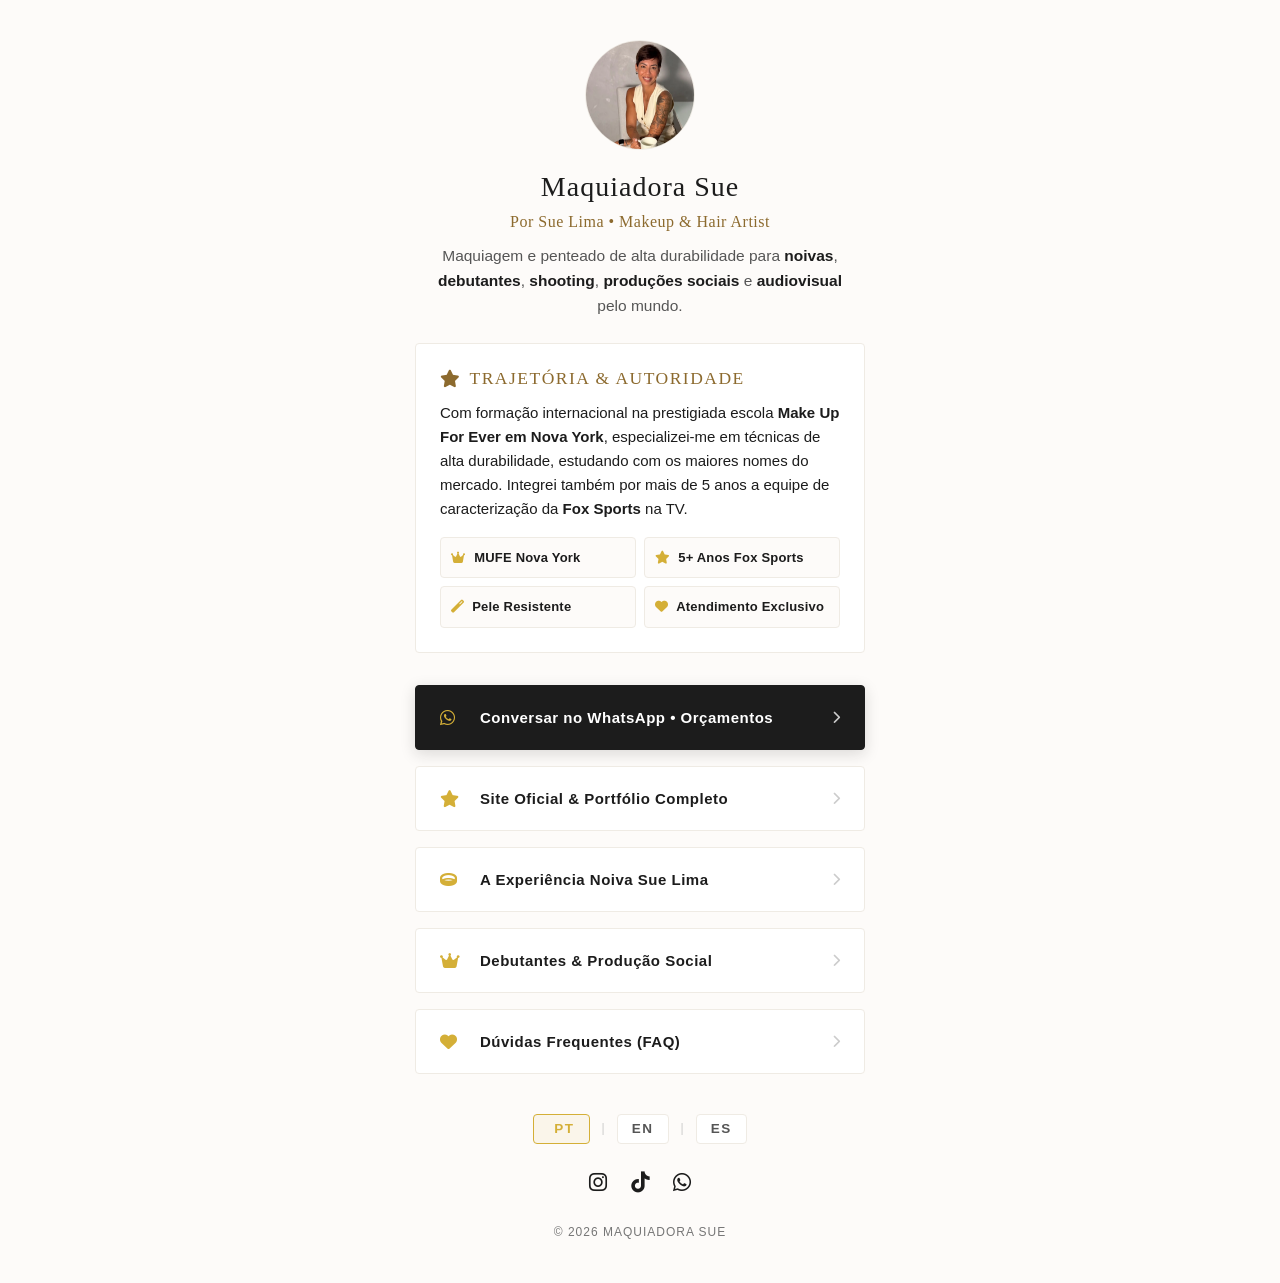
<file: biosite.html>
<!DOCTYPE html>
<html lang="pt-BR">
<head>
  <meta charset="UTF-8">
  <meta name="viewport" content="width=device-width, initial-scale=1.0">
  <meta name="description" content="Maquiadora Sue - Link na Bio. Alta Maquiagem & Penteado para Noivas, Debutantes e Grandes Ocasiões. Agende seu horário via WhatsApp.">
  <meta name="author" content="Márcio (com colaboração de Antigravity)">
  <meta name="theme-color" content="#FDFBF9">
  <!-- Security Headers — hardened (see _headers / vercel.json for HTTP delivery) -->
  <meta http-equiv="Content-Security-Policy" content="default-src 'self'; style-src 'self' 'unsafe-inline' https://fonts.googleapis.com; font-src 'self' data: https://fonts.gstatic.com; img-src 'self' data: https://www.maquiadorasue.com; script-src 'self'; connect-src 'self'; object-src 'none'; base-uri 'self'; frame-ancestors 'self'; form-action 'self' https://wa.me https://api.whatsapp.com; upgrade-insecure-requests">
  <meta http-equiv="X-Content-Type-Options" content="nosniff">
  <meta http-equiv="Referrer-Policy" content="strict-origin-when-cross-origin">
  <title>Maquiadora Sue | Link na Bio</title>

  <!-- Canonical -->
  <link rel="canonical" href="https://www.maquiadorasue.com/">

  <!-- Open Graph -->
  <meta property="og:type" content="website">
  <meta property="og:title" content="Maquiadora Sue | Link na Bio">
  <meta property="og:description" content="Alta Maquiagem & Penteado para Noivas, Debutantes e Grandes Ocasiões. Agende seu horário.">
  <meta property="og:image" content="https://www.maquiadorasue.com/Nova_Foto_Perfil.webp">
  <meta property="og:url" content="https://www.maquiadorasue.com/biosite.html">
  <meta property="og:locale" content="pt_BR">
  <meta name="twitter:card" content="summary">
  <meta name="twitter:title" content="Maquiadora Sue | Link na Bio">
  <meta name="twitter:description" content="Alta Maquiagem & Penteado para Noivas, Debutantes e Grandes Ocasiões.">
  <meta name="twitter:image" content="https://www.maquiadorasue.com/Nova_Foto_Perfil.webp">

  <!-- Preconnect & Fonts -->
  <link rel="preconnect" href="https://fonts.googleapis.com">
  <link rel="preconnect" href="https://fonts.gstatic.com" crossorigin>
  <link rel="preload" as="style" href="https://fonts.googleapis.com/css2?family=Lato:wght@300;400;600;700&family=Playfair+Display:wght@400;500&display=swap">
  <link rel="stylesheet" href="https://fonts.googleapis.com/css2?family=Lato:wght@300;400;600;700&family=Playfair+Display:wght@400;500&display=swap" media="print" onload="this.media='all'">

  <!-- FontAwesome Self-hosted -->
  <link rel="preload" as="style" href="fontawesome.css">
  <link rel="stylesheet" href="fontawesome.css">

  <!-- CSS -->
  <link rel="preload" as="style" href="shared.css">
  <link rel="stylesheet" href="shared.css">
  <link rel="preload" as="style" href="biosite.css">
  <link rel="stylesheet" href="biosite.css">

  <!-- Favicon -->
<link rel="icon" type="image/webp" href="Nova_Foto_Perfil.webp">
<link rel="apple-touch-icon" href="Nova_Foto_Perfil.webp">
</head>
<body>

  <a href="#main-content" class="visually-hidden">Pular para o conteúdo principal</a>

  <div class="biosite-container" id="main-content">

    <!-- Perfil -->
    <figure class="profile-frame">
      <img src="Nova_Foto_Perfil.webp" alt="Sue Lima, maquiadora profissional" width="110" height="110" loading="eager">
      <figcaption class="visually-hidden">Sue Lima, maquiadora especialista em noivas e debutantes</figcaption>
    </figure>
    <h1 class="profile-name">Maquiadora Sue</h1>
    <p class="profile-role">Por Sue Lima • Makeup & Hair Artist</p>
    <p class="profile-bio">Maquiagem e penteado de alta durabilidade para <strong>noivas</strong>, <strong>debutantes</strong>, <strong>shooting</strong>, <strong>produções sociais</strong> e <strong>audiovisual</strong> pelo mundo.</p>

    <!-- Jornada Profissional & Autoridade -->
    <article class="jornada-card" aria-labelledby="jornada-title">
      <h2 id="jornada-title"><i class="fa-solid fa-star" aria-hidden="true"></i> Trajetória & Autoridade</h2>
      <p>Com formação internacional na prestigiada escola <strong>Make Up For Ever em Nova York</strong>, especializei-me em técnicas de alta durabilidade, estudando com os maiores nomes do mercado. Integrei também por mais de 5 anos a equipe de caracterização da <strong>Fox Sports</strong> na TV.</p>
      
      <div class="bio-badges">
        <span class="bio-badge"><i class="fa-solid fa-crown" aria-hidden="true"></i> MUFE Nova York</span>
        <span class="bio-badge"><i class="fa-solid fa-star" aria-hidden="true"></i> 5+ Anos Fox Sports</span>
        <span class="bio-badge"><i class="fa-solid fa-wand-magic" aria-hidden="true"></i> Pele Resistente</span>
        <span class="bio-badge"><i class="fa-solid fa-heart" aria-hidden="true"></i> Atendimento Exclusivo</span>
      </div>
    </article>

    <!-- Links -->
    <nav class="links-wrapper" aria-label="Links principais">
      <a href="https://wa.me/5521995421808?text=Olá%20Sue!%20Gostaria%20de%20solicitar%20um%20orçamento%20para%20o%20meu%20evento." target="_blank" rel="noopener noreferrer" class="btn-link featured" aria-label="Solicitar orçamento via WhatsApp">
        <i class="fa-brands fa-whatsapp" aria-hidden="true"></i>
        <span class="link-text">Conversar no WhatsApp • Orçamentos</span>
        <i class="fa-solid fa-chevron-right arrow-icon" aria-hidden="true"></i>
      </a>

      <a href="site_maquiadora_sue.html" data-link="site" target="_blank" rel="noopener noreferrer" class="btn-link" aria-label="Conhecer o site oficial e portfólio completo">
        <i class="fa-solid fa-star" aria-hidden="true"></i>
        <span class="link-text">Site Oficial & Portfólio Completo</span>
        <i class="fa-solid fa-chevron-right arrow-icon" aria-hidden="true"></i>
      </a>

      <a href="site_maquiadora_sue.html#experiencia" data-link="experiencia" target="_blank" rel="noopener noreferrer" class="btn-link" aria-label="Conhecer a jornada e prévia de noivas">
        <i class="fa-solid fa-ring" aria-hidden="true"></i>
        <span class="link-text">A Experiência Noiva Sue Lima</span>
        <i class="fa-solid fa-chevron-right arrow-icon" aria-hidden="true"></i>
      </a>

      <a href="site_maquiadora_sue.html#servicos" data-link="servicos" target="_blank" rel="noopener noreferrer" class="btn-link" aria-label="Ver opções para debutantes e formandas">
        <i class="fa-solid fa-crown" aria-hidden="true"></i>
        <span class="link-text">Debutantes & Produção Social</span>
        <i class="fa-solid fa-chevron-right arrow-icon" aria-hidden="true"></i>
      </a>

      <a href="site_maquiadora_sue.html#faq" data-link="faq" target="_blank" rel="noopener noreferrer" class="btn-link" aria-label="Tirar dúvidas frequentes">
        <i class="fa-solid fa-heart" aria-hidden="true"></i>
        <span class="link-text">Dúvidas Frequentes (FAQ)</span>
        <i class="fa-solid fa-chevron-right arrow-icon" aria-hidden="true"></i>
      </a>
    </nav>

    <!-- Alternar Idioma do Biosite -->
    <nav class="lang-selector" aria-label="Selecionar idioma do biosite">
      <button type="button" class="lang-option active" data-lang="pt" aria-label="Português" aria-pressed="true">
        <i class="fa-solid fa-globe" aria-hidden="true"></i> PT
      </button>
      <span class="lang-divider" aria-hidden="true">|</span>
      <button type="button" class="lang-option" data-lang="en" aria-label="English" aria-pressed="false">EN</button>
      <span class="lang-divider" aria-hidden="true">|</span>
      <button type="button" class="lang-option" data-lang="es" aria-label="Español" aria-pressed="false">ES</button>
    </nav>

    <!-- Footer -->
    <footer class="biosite-footer" aria-label="Redes sociais e direitos autorais">
      <div class="social-icons">
        <a href="https://instagram.com/maquiadorasue" target="_blank" rel="noopener noreferrer" aria-label="Instagram da Maquiadora Sue"><i class="fa-brands fa-instagram" aria-hidden="true"></i></a>
        <a href="https://www.tiktok.com/@maquiadorasue?_r=1&_t=ZS-980PNk14xRh" target="_blank" rel="noopener noreferrer" aria-label="TikTok da Maquiadora Sue"><i class="fa-brands fa-tiktok" aria-hidden="true"></i></a>
        <a href="https://wa.me/5521995421808?text=Olá%20Sue!%20Vim%20pelo%20seu%20link%20da%20bio%20e%20gostaria%20de%20tirar%20algumas%20dúvidas." data-social="whatsapp" target="_blank" rel="noopener noreferrer" aria-label="WhatsApp da Maquiadora Sue"><i class="fa-brands fa-whatsapp" aria-hidden="true"></i></a>
      </div>
      <p class="footer-text">&copy; 2026 Maquiadora Sue</p>
    </footer>

  </div>

  <script src="biosite.js" defer></script>
</body>
</html>
</file>
<file: shared.css>
/* ========================================
   SHARED STYLES — Maquiadora Sue
   ======================================== */

:root {
  --bg-luxury: #FDFBF9;
  --text-dark: #1C1C1C;
  --gold-accent: #D4AF37; /* Gold oficial da marca */
  --gold-hover: #BF9B2D;
  --gold-text: #8C6A2E;
  --text-muted: #555555;
  --white: #FFFFFF;
  --border-soft: #EFEBE4;
  --shadow-subtle: 0 12px 35px rgba(28,28,28,0.02);
  --shadow-hover: 0 30px 60px rgba(212,175,55,0.08);
  --shadow-luxury: 0 20px 50px rgba(28,28,28,0.04);
  --radius: 4px; /* Suave refinamento editorial conforme DESIGN.md */
  --transition: 0.4s cubic-bezier(0.16, 1, 0.3, 1);
  --container-max: 1160px;
  --container-pad: 32px;
}

* { box-sizing: border-box; margin: 0; padding: 0; }

html { scroll-behavior: smooth; }

body {
  font-family: 'Lato', sans-serif;
  font-size: 16px;
  background-color: var(--bg-luxury);
  color: var(--text-dark);
  line-height: 1.8;
  -webkit-font-smoothing: antialiased;
  -moz-osx-font-smoothing: grayscale;
}

h1, h2, h3, h4, .brand-logo {
  font-family: 'Playfair Display', serif;
  font-weight: 400;
  letter-spacing: 0.5px;
  color: var(--text-dark);
  line-height: 1.2;
}

a { text-decoration: none; color: inherit; transition: all var(--transition); }

strong, b {
  font-weight: 700;
  color: var(--text-dark);
}

img { max-width: 100%; height: auto; display: block; }

.container {
  width: 100%;
  max-width: var(--container-max);
  margin: 0 auto;
  padding: 0 var(--container-pad);
}

.visually-hidden {
  position: absolute; width: 1px; height: 1px; padding: 0; margin: -1px;
  overflow: hidden;   clip: rect(0, 0, 0, 0); white-space: nowrap; border: 0;
}

/* Buttons */
.btn {
  display: inline-flex; align-items: center; justify-content: center; gap: 8px;
  font-family: 'Lato', sans-serif;
  font-weight: 600; text-transform: uppercase; letter-spacing: 2px;
  font-size: 13px; padding: 16px 32px; border: none; cursor: pointer;
  transition: all var(--transition); border-radius: var(--radius);
  position: relative;
  overflow: hidden;
  user-select: none;
  -webkit-tap-highlight-color: transparent;
}
.btn:active {
  transform: scale(0.97) translateY(0) !important;
  transition: transform 0.1s ease !important;
}

.btn--primary {
  background-color: var(--text-dark); color: var(--white);
}
.btn--primary:hover { 
  background-color: var(--gold-accent); 
  color: var(--white);
  transform: translateY(-2px);
  box-shadow: 0 8px 24px rgba(212, 175, 55, 0.2);
}

.btn--gold {
  background-color: var(--gold-accent); color: var(--white);
  box-shadow: 0 4px 16px rgba(212, 175, 55, 0.16);
  position: relative;
}
.btn--gold::after {
  content: '';
  position: absolute;
  top: -50%;
  left: -150%;
  width: 80%;
  height: 200%;
  background: linear-gradient(
    90deg,
    rgba(255, 255, 255, 0) 0%,
    rgba(255, 255, 255, 0.35) 50%,
    rgba(255, 255, 255, 0) 100%
  );
  transform: rotate(25deg);
  animation: shimmerCTA 4.5s cubic-bezier(0.4, 0, 0.2, 1) infinite;
  pointer-events: none;
}
.btn--gold:hover { 
  background-color: var(--gold-hover);
  transform: translateY(-2px);
  box-shadow: 0 8px 24px rgba(212, 175, 55, 0.28);
}
.btn--gold:hover::after {
  animation: shimmerCTA 2s cubic-bezier(0.4, 0, 0.2, 1) infinite;
}

@keyframes shimmerCTA {
  0% { left: -150%; }
  30%, 100% { left: 160%; }
}

.btn--outline {
  background: transparent; color: var(--text-dark); border-bottom: 1px solid var(--text-dark);
  padding: 0 0 4px; font-size: 13px;
  text-transform: uppercase;
  letter-spacing: 2px;
}
.btn--outline:active {
  transform: scale(0.97) !important;
}
.btn--outline:hover { 
  color: var(--gold-accent); 
  border-color: var(--gold-accent);
}

/* Section Header */
.section-header { margin-bottom: 60px; }
.section-header h2 { font-size: 42px; margin-bottom: 12px; }
.section-header p { font-size: 18px; color: var(--text-muted); font-weight: 300; }

/* Grid Utilities */
.grid { display: grid; gap: 30px; }
.grid-2 { grid-template-columns: repeat(2, 1fr); }
.grid-3 { grid-template-columns: repeat(3, 1fr); }

@media (max-width: 992px) {
  .grid-2, .grid-3 { grid-template-columns: 1fr; gap: 40px; }
  .section-header h2 { font-size: 34px; }
  .section-header { margin-bottom: 40px; }
}

/* Focus visible for accessibility */
:focus-visible { outline: 2px solid var(--gold-accent); outline-offset: 2px; }

/* Reduced motion */
@media (prefers-reduced-motion: reduce) {
  *, *::before, *::after { animation-duration: 0.01ms !important; transition-duration: 0.01ms !important; scroll-behavior: auto !important; }
}
</file>
<file: biosite.css>
/* ========================================
   BIOSITE STYLES — Maquiadora Sue (biosite.html)
   ======================================== */

body { display: flex; justify-content: center; align-items: flex-start; min-height: 100vh; padding: 40px 20px; }

.biosite-container { width: 100%; max-width: 450px; text-align: center; }

/* Perfil */
.profile-frame {
  width: 110px; height: 110px; border-radius: 50%;
  margin: 0 auto 20px auto; border: 1px solid var(--border-soft);
  overflow: hidden; position: relative;
}
.profile-frame img { 
  width: 100%; height: 100%; object-fit: cover; object-position: center 25%; 
  animation: profileZoom 2s cubic-bezier(0.16, 1, 0.3, 1) forwards;
  transition: transform 1.2s cubic-bezier(0.16, 1, 0.3, 1);
  will-change: transform;
}
.profile-frame:hover img {
  transform: scale(1.08);
}
@keyframes profileZoom {
  from { transform: scale(1.12); }
  to { transform: scale(1); }
}

.profile-name { font-size: 28px; letter-spacing: 1px; margin-bottom: 4px; }
.profile-role {
  font-family: 'Playfair Display', serif;
  font-size: 16px;
  color: var(--gold-text);
  margin-bottom: 8px;
  letter-spacing: 0.5px;
}
.profile-bio { font-size: 15.5px; color: var(--text-muted); font-weight: 300; margin-bottom: 24px; padding: 0 16px; line-height: 1.6; }
.profile-bio strong { font-weight: 700; color: var(--text-dark); }

/* Jornada Card */
.jornada-card {
  background-color: var(--white); border: 1px solid var(--border-soft);
  padding: 24px; margin-bottom: 32px; text-align: left; border-radius: var(--radius);
}
.jornada-card h2 {
  font-family: 'Playfair Display', serif; font-size: 17.5px;
  text-transform: uppercase; letter-spacing: 1.5px; color: var(--gold-text);
  margin-bottom: 12px; display: flex; align-items: center; gap: 8px;
}
.jornada-card p { font-size: 15px; color: var(--text-dark); line-height: 1.6; font-weight: 300; }

/* Bio Badges */
.bio-badges {
  display: grid;
  grid-template-columns: repeat(2, 1fr);
  gap: 8px;
  margin-top: 16px;
}
.bio-badge {
  display: inline-flex;
  align-items: center;
  gap: 8px;
  background: var(--bg-luxury);
  border: 1px solid var(--border-soft);
  border-radius: var(--radius);
  padding: 8px 10px;
  font-size: 13px;
  font-weight: 600;
  color: var(--text-dark);
  letter-spacing: 0.2px;
}
.bio-badge i {
  color: var(--gold-accent);
  font-size: 13px;
  flex-shrink: 0;
}

/* Links */
.links-wrapper { display: flex; flex-direction: column; gap: 16px; margin-bottom: 40px; }

.btn-link {
  display: flex; align-items: center; justify-content: space-between;
  background-color: var(--white); border: 1px solid var(--border-soft);
  padding: 18px 24px; font-size: 15px; font-weight: 600;
  letter-spacing: 0.5px; color: var(--text-dark);
  transition: all var(--transition); border-radius: var(--radius); text-align: left;
  position: relative;
  overflow: hidden;
  user-select: none;
  -webkit-tap-highlight-color: transparent;
}
.btn-link:active {
  transform: scale(0.98) translateY(0) !important;
  transition: transform 0.1s ease !important;
}
.btn-link::before {
  content: '';
  position: absolute;
  top: 0; left: 0; bottom: 0;
  width: 3px;
  background: var(--gold-accent);
  transform: scaleY(0);
  transition: transform var(--transition);
}
.btn-link:hover::before {
  transform: scaleY(1);
}
.btn-link i:first-child { font-size: 17px; color: var(--gold-accent); width: 24px; text-align: left; flex-shrink: 0; }
.btn-link .link-text { flex: 1; margin: 0 16px; }
.btn-link .arrow-icon { font-size: 13px; color: #CCCCCC; transition: transform var(--transition); flex-shrink: 0; }

.btn-link:hover { 
  border-color: var(--border-soft); 
  transform: translateY(-3px); 
  box-shadow: var(--shadow-luxury); 
  padding-left: 28px;
}
.btn-link:hover .arrow-icon { transform: translateX(4px); color: var(--gold-accent); }

.btn-link.featured { 
  background-color: var(--text-dark); 
  color: var(--white); 
  border-color: var(--text-dark); 
  box-shadow: 0 4px 15px rgba(28,28,28,0.15); 
  position: relative;
}
.btn-link.featured::after {
  content: '';
  position: absolute;
  top: -50%;
  left: -150%;
  width: 70%;
  height: 200%;
  background: linear-gradient(
    90deg,
    rgba(255, 255, 255, 0) 0%,
    rgba(255, 255, 255, 0.25) 50%,
    rgba(255, 255, 255, 0) 100%
  );
  transform: rotate(25deg);
  animation: shimmerFeatured 5s cubic-bezier(0.4, 0, 0.2, 1) infinite;
  pointer-events: none;
}
@keyframes shimmerFeatured {
  0% { left: -150%; }
  25%, 100% { left: 160%; }
}
.btn-link.featured::before {
  background: var(--white);
}
.btn-link.featured:hover { 
  background-color: var(--gold-accent); 
  border-color: var(--gold-accent); 
  box-shadow: 0 8px 24px rgba(212, 175, 55, 0.28); 
}
.btn-link.featured:hover i:first-child { color: var(--white); }

/* Footer */
.biosite-footer { margin-top: 20px; }
.social-icons { display: flex; justify-content: center; gap: 24px; margin-bottom: 20px; }
.social-icons a { font-size: 21px; color: var(--text-dark); transition: all var(--transition); display: inline-block; }
.social-icons a:hover { color: var(--gold-accent); transform: scale(1.2); }
.footer-text { font-size: 12px; text-transform: uppercase; letter-spacing: 1px; color: #767676; }

/* Language Selector */
.lang-selector {
  display: flex;
  justify-content: center;
  align-items: center;
  gap: 12px;
  margin: 20px 0 10px 0;
}
.lang-option {
  font-family: 'Lato', sans-serif;
  font-size: 13.5px;
  font-weight: 600;
  letter-spacing: 1.5px;
  text-transform: uppercase;
  color: var(--text-muted);
  text-decoration: none;
  padding: 6px 14px;
  border-radius: var(--radius);
  border: 1px solid var(--border-soft);
  background: var(--white);
  transition: all var(--transition);
  cursor: pointer;
  display: inline-flex;
  align-items: center;
  gap: 6px;
  line-height: 1.2;
}
.lang-option:hover,
.lang-option.active {
  color: var(--gold-accent);
  border-color: var(--gold-accent);
  background: rgba(212, 175, 55, 0.08);
  font-weight: 700;
}
.lang-divider {
  color: #CCCCCC;
  font-size: 12px;
}
</file>
